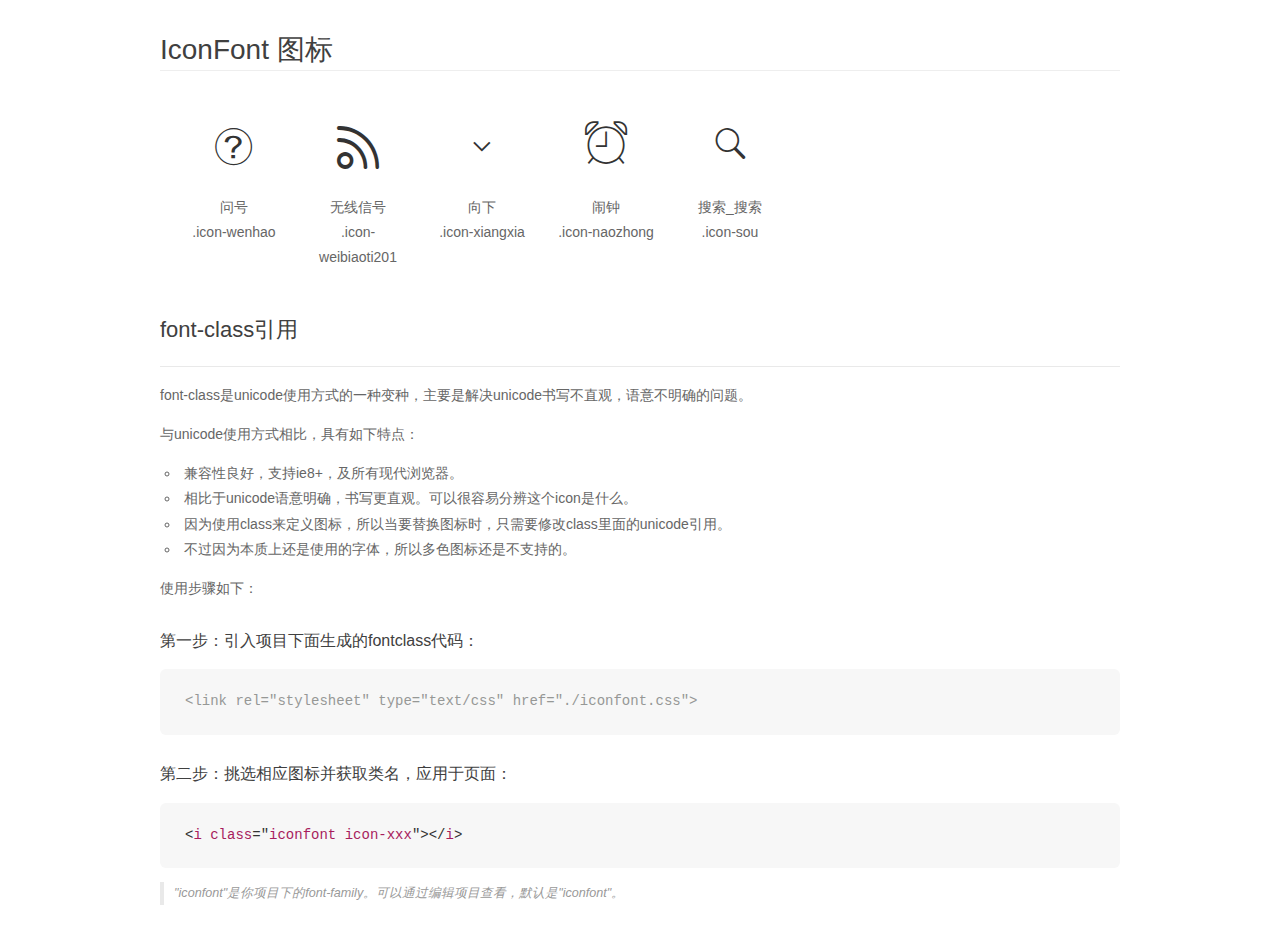
<file: css/font_3ydha5v2zqv3g14i/demo_fontclass.html>
<!DOCTYPE html>
<html>
<head>
    <meta charset="utf-8"/>
    <title>IconFont</title>
    <link rel="stylesheet" href="demo.css">
    <link rel="stylesheet" href="iconfont.css">
</head>
<body>
    <div class="main markdown">
        <h1>IconFont 图标</h1>
        <ul class="icon_lists clear">
            
                <li>
                <i class="icon iconfont icon-wenhao"></i>
                    <div class="name">问号</div>
                    <div class="fontclass">.icon-wenhao</div>
                </li>
            
                <li>
                <i class="icon iconfont icon-weibiaoti201"></i>
                    <div class="name">无线信号</div>
                    <div class="fontclass">.icon-weibiaoti201</div>
                </li>
            
                <li>
                <i class="icon iconfont icon-xiangxia"></i>
                    <div class="name">向下</div>
                    <div class="fontclass">.icon-xiangxia</div>
                </li>
            
                <li>
                <i class="icon iconfont icon-naozhong"></i>
                    <div class="name">闹钟</div>
                    <div class="fontclass">.icon-naozhong</div>
                </li>
            
                <li>
                <i class="icon iconfont icon-sou"></i>
                    <div class="name">搜索_搜索</div>
                    <div class="fontclass">.icon-sou</div>
                </li>
            
        </ul>

        <h2 id="font-class-">font-class引用</h2>
        <hr>

        <p>font-class是unicode使用方式的一种变种，主要是解决unicode书写不直观，语意不明确的问题。</p>
        <p>与unicode使用方式相比，具有如下特点：</p>
        <ul>
        <li>兼容性良好，支持ie8+，及所有现代浏览器。</li>
        <li>相比于unicode语意明确，书写更直观。可以很容易分辨这个icon是什么。</li>
        <li>因为使用class来定义图标，所以当要替换图标时，只需要修改class里面的unicode引用。</li>
        <li>不过因为本质上还是使用的字体，所以多色图标还是不支持的。</li>
        </ul>
        <p>使用步骤如下：</p>
        <h3 id="-fontclass-">第一步：引入项目下面生成的fontclass代码：</h3>


        <pre><code class="lang-js hljs javascript"><span class="hljs-comment">&lt;link rel="stylesheet" type="text/css" href="./iconfont.css"&gt;</span></code></pre>
        <h3 id="-">第二步：挑选相应图标并获取类名，应用于页面：</h3>
        <pre><code class="lang-css hljs">&lt;<span class="hljs-selector-tag">i</span> <span class="hljs-selector-tag">class</span>="<span class="hljs-selector-tag">iconfont</span> <span class="hljs-selector-tag">icon-xxx</span>"&gt;&lt;/<span class="hljs-selector-tag">i</span>&gt;</code></pre>
        <blockquote>
        <p>"iconfont"是你项目下的font-family。可以通过编辑项目查看，默认是"iconfont"。</p>
        </blockquote>
    </div>
</body>
</html>
</file>
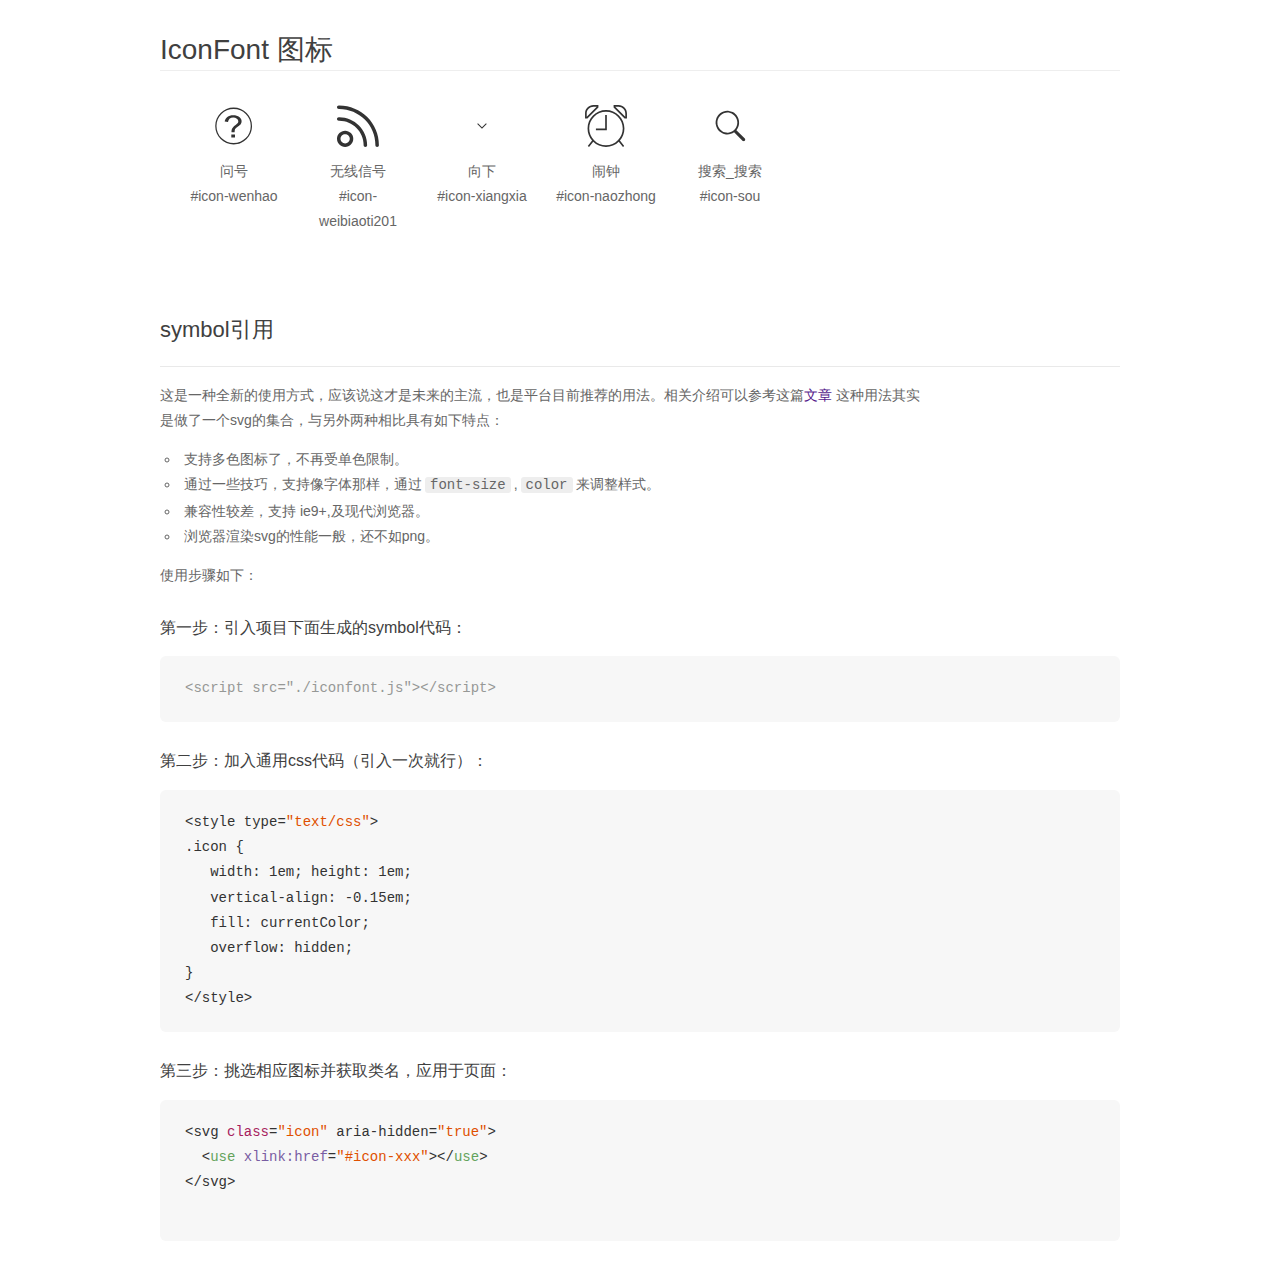
<file: css/font_3ydha5v2zqv3g14i/demo_symbol.html>
<!DOCTYPE html>
<html>
<head>
    <meta charset="utf-8"/>
    <title>IconFont</title>
    <link rel="stylesheet" href="demo.css">
    <script src="iconfont.js"></script>

    <style type="text/css">
        .icon {
          /* 通过设置 font-size 来改变图标大小 */
          width: 1em; height: 1em;
          /* 图标和文字相邻时，垂直对齐 */
          vertical-align: -0.15em;
          /* 通过设置 color 来改变 SVG 的颜色/fill */
          fill: currentColor;
          /* path 和 stroke 溢出 viewBox 部分在 IE 下会显示
             normalize.css 中也包含这行 */
          overflow: hidden;
        }

    </style>
</head>
<body>
    <div class="main markdown">
        <h1>IconFont 图标</h1>
        <ul class="icon_lists clear">
            
                <li>
                    <svg class="icon" aria-hidden="true">
                        <use xlink:href="#icon-wenhao"></use>
                    </svg>
                    <div class="name">问号</div>
                    <div class="fontclass">#icon-wenhao</div>
                </li>
            
                <li>
                    <svg class="icon" aria-hidden="true">
                        <use xlink:href="#icon-weibiaoti201"></use>
                    </svg>
                    <div class="name">无线信号</div>
                    <div class="fontclass">#icon-weibiaoti201</div>
                </li>
            
                <li>
                    <svg class="icon" aria-hidden="true">
                        <use xlink:href="#icon-xiangxia"></use>
                    </svg>
                    <div class="name">向下</div>
                    <div class="fontclass">#icon-xiangxia</div>
                </li>
            
                <li>
                    <svg class="icon" aria-hidden="true">
                        <use xlink:href="#icon-naozhong"></use>
                    </svg>
                    <div class="name">闹钟</div>
                    <div class="fontclass">#icon-naozhong</div>
                </li>
            
                <li>
                    <svg class="icon" aria-hidden="true">
                        <use xlink:href="#icon-sou"></use>
                    </svg>
                    <div class="name">搜索_搜索</div>
                    <div class="fontclass">#icon-sou</div>
                </li>
            
        </ul>


        <h2 id="symbol-">symbol引用</h2>
        <hr>

        <p>这是一种全新的使用方式，应该说这才是未来的主流，也是平台目前推荐的用法。相关介绍可以参考这篇<a href="">文章</a>
        这种用法其实是做了一个svg的集合，与另外两种相比具有如下特点：</p>
        <ul>
          <li>支持多色图标了，不再受单色限制。</li>
          <li>通过一些技巧，支持像字体那样，通过<code>font-size</code>,<code>color</code>来调整样式。</li>
          <li>兼容性较差，支持 ie9+,及现代浏览器。</li>
          <li>浏览器渲染svg的性能一般，还不如png。</li>
        </ul>
        <p>使用步骤如下：</p>
        <h3 id="-symbol-">第一步：引入项目下面生成的symbol代码：</h3>
        <pre><code class="lang-js hljs javascript"><span class="hljs-comment">&lt;script src="./iconfont.js"&gt;&lt;/script&gt;</span></code></pre>
        <h3 id="-css-">第二步：加入通用css代码（引入一次就行）：</h3>
        <pre><code class="lang-js hljs javascript">&lt;style type=<span class="hljs-string">"text/css"</span>&gt;
.icon {
   width: <span class="hljs-number">1</span>em; height: <span class="hljs-number">1</span>em;
   vertical-align: <span class="hljs-number">-0.15</span>em;
   fill: currentColor;
   overflow: hidden;
}
&lt;<span class="hljs-regexp">/style&gt;</span></code></pre>
        <h3 id="-">第三步：挑选相应图标并获取类名，应用于页面：</h3>
        <pre><code class="lang-js hljs javascript">&lt;svg <span class="hljs-class"><span class="hljs-keyword">class</span></span>=<span class="hljs-string">"icon"</span> aria-hidden=<span class="hljs-string">"true"</span>&gt;<span class="xml"><span class="hljs-tag">
  &lt;<span class="hljs-name">use</span> <span class="hljs-attr">xlink:href</span>=<span class="hljs-string">"#icon-xxx"</span>&gt;</span><span class="hljs-tag">&lt;/<span class="hljs-name">use</span>&gt;</span>
</span>&lt;<span class="hljs-regexp">/svg&gt;
        </span></code></pre>
    </div>
</body>
</html>
</file>
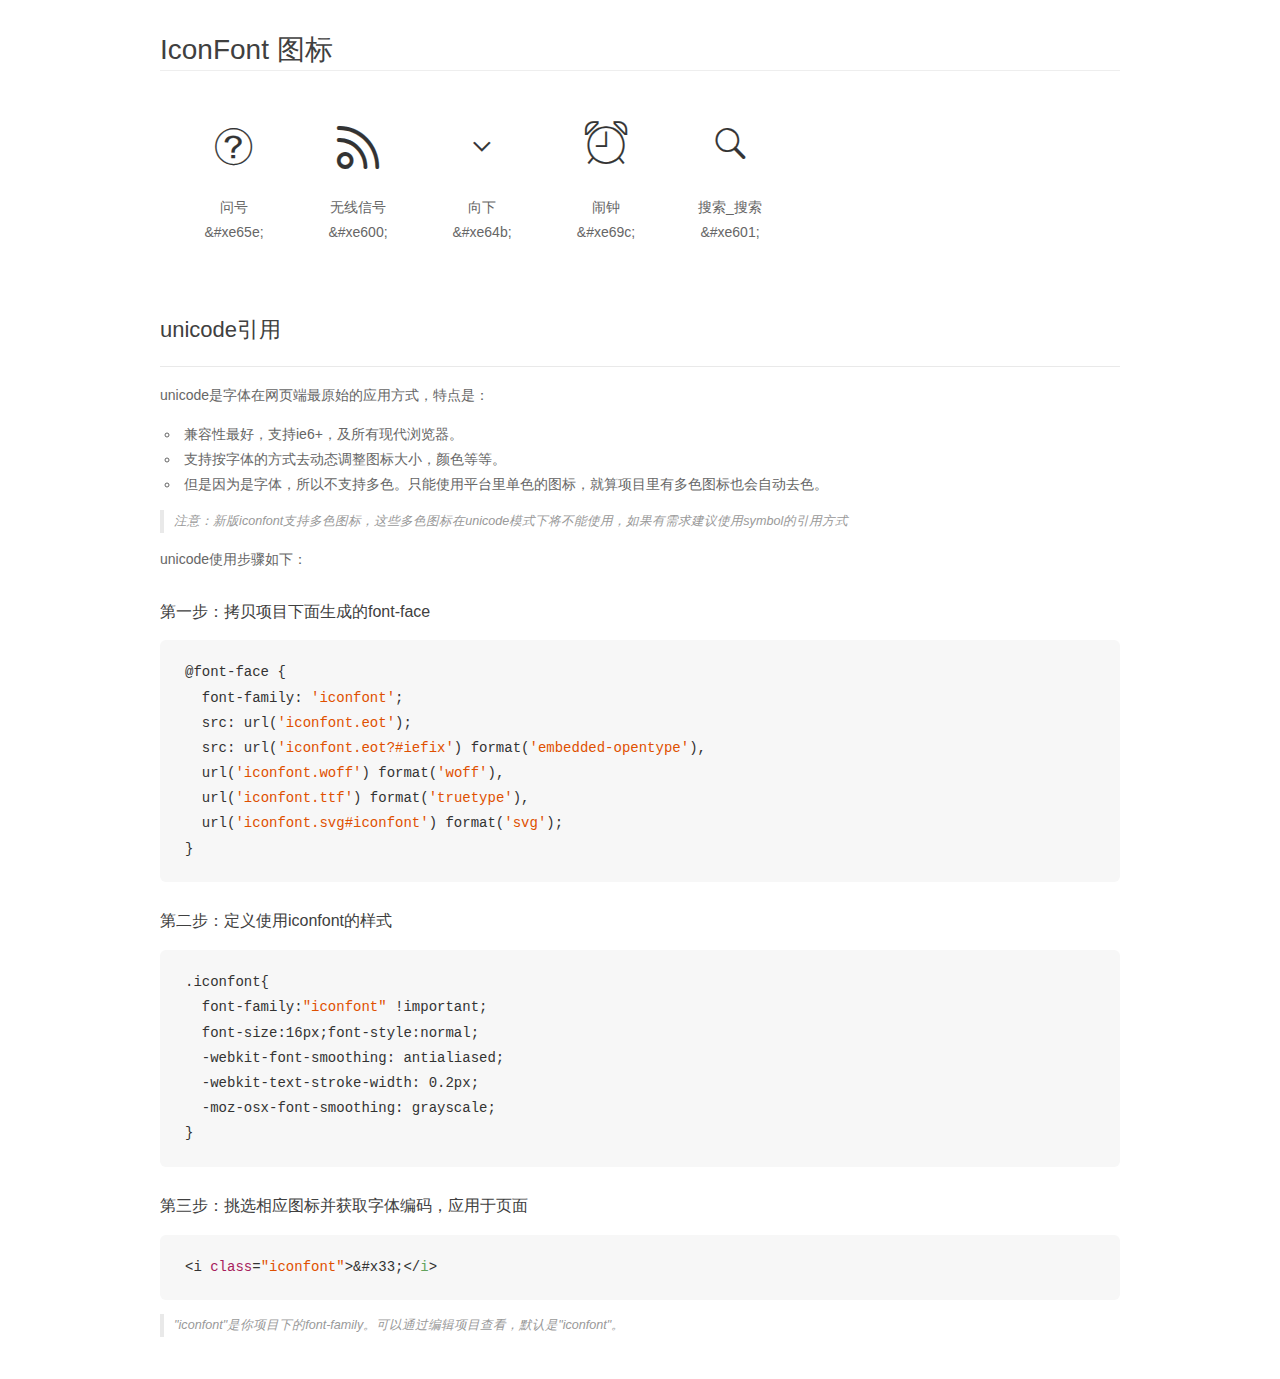
<file: css/font_3ydha5v2zqv3g14i/demo_unicode.html>
<!DOCTYPE html>
<html>
<head>
    <meta charset="utf-8"/>
    <title>IconFont</title>
    <link rel="stylesheet" href="demo.css">

    <style type="text/css">

        @font-face {font-family: "iconfont";
          src: url('iconfont.eot'); /* IE9*/
          src: url('iconfont.eot#iefix') format('embedded-opentype'), /* IE6-IE8 */
          url('iconfont.woff') format('woff'), /* chrome, firefox */
          url('iconfont.ttf') format('truetype'), /* chrome, firefox, opera, Safari, Android, iOS 4.2+*/
          url('iconfont.svg#iconfont') format('svg'); /* iOS 4.1- */
        }

        .iconfont {
          font-family:"iconfont" !important;
          font-size:16px;
          font-style:normal;
          -webkit-font-smoothing: antialiased;
          -webkit-text-stroke-width: 0.2px;
          -moz-osx-font-smoothing: grayscale;
        }

    </style>
</head>
<body>
    <div class="main markdown">
        <h1>IconFont 图标</h1>
        <ul class="icon_lists clear">
            
                <li>
                <i class="icon iconfont">&#xe65e;</i>
                    <div class="name">问号</div>
                    <div class="code">&amp;#xe65e;</div>
                </li>
            
                <li>
                <i class="icon iconfont">&#xe600;</i>
                    <div class="name">无线信号</div>
                    <div class="code">&amp;#xe600;</div>
                </li>
            
                <li>
                <i class="icon iconfont">&#xe64b;</i>
                    <div class="name">向下</div>
                    <div class="code">&amp;#xe64b;</div>
                </li>
            
                <li>
                <i class="icon iconfont">&#xe69c;</i>
                    <div class="name">闹钟</div>
                    <div class="code">&amp;#xe69c;</div>
                </li>
            
                <li>
                <i class="icon iconfont">&#xe601;</i>
                    <div class="name">搜索_搜索</div>
                    <div class="code">&amp;#xe601;</div>
                </li>
            
        </ul>
        <h2 id="unicode-">unicode引用</h2>
        <hr>

        <p>unicode是字体在网页端最原始的应用方式，特点是：</p>
        <ul>
        <li>兼容性最好，支持ie6+，及所有现代浏览器。</li>
        <li>支持按字体的方式去动态调整图标大小，颜色等等。</li>
        <li>但是因为是字体，所以不支持多色。只能使用平台里单色的图标，就算项目里有多色图标也会自动去色。</li>
        </ul>
        <blockquote>
        <p>注意：新版iconfont支持多色图标，这些多色图标在unicode模式下将不能使用，如果有需求建议使用symbol的引用方式</p>
        </blockquote>
        <p>unicode使用步骤如下：</p>
        <h3 id="-font-face">第一步：拷贝项目下面生成的font-face</h3>
        <pre><code class="lang-js hljs javascript">@font-face {
  font-family: <span class="hljs-string">'iconfont'</span>;
  src: url(<span class="hljs-string">'iconfont.eot'</span>);
  src: url(<span class="hljs-string">'iconfont.eot?#iefix'</span>) format(<span class="hljs-string">'embedded-opentype'</span>),
  url(<span class="hljs-string">'iconfont.woff'</span>) format(<span class="hljs-string">'woff'</span>),
  url(<span class="hljs-string">'iconfont.ttf'</span>) format(<span class="hljs-string">'truetype'</span>),
  url(<span class="hljs-string">'iconfont.svg#iconfont'</span>) format(<span class="hljs-string">'svg'</span>);
}
</code></pre>
        <h3 id="-iconfont-">第二步：定义使用iconfont的样式</h3>
        <pre><code class="lang-js hljs javascript">.iconfont{
  font-family:<span class="hljs-string">"iconfont"</span> !important;
  font-size:<span class="hljs-number">16</span>px;font-style:normal;
  -webkit-font-smoothing: antialiased;
  -webkit-text-stroke-width: <span class="hljs-number">0.2</span>px;
  -moz-osx-font-smoothing: grayscale;
}
</code></pre>
        <h3 id="-">第三步：挑选相应图标并获取字体编码，应用于页面</h3>
        <pre><code class="lang-js hljs javascript">&lt;i <span class="hljs-class"><span class="hljs-keyword">class</span></span>=<span class="hljs-string">"iconfont"</span>&gt;&amp;#x33;<span class="xml"><span class="hljs-tag">&lt;/<span class="hljs-name">i</span>&gt;</span></span></code></pre>

        <blockquote>
        <p>"iconfont"是你项目下的font-family。可以通过编辑项目查看，默认是"iconfont"。</p>
        </blockquote>
    </div>


</body>
</html>
</file>
<file: css/font_3ydha5v2zqv3g14i/iconfont.css>
@font-face {font-family: "iconfont";
  src: url('iconfont.eot?t=1487781896990'); /* IE9*/
  src: url('iconfont.eot?t=1487781896990#iefix') format('embedded-opentype'), /* IE6-IE8 */
  url('iconfont.woff?t=1487781896990') format('woff'), /* chrome, firefox */
  url('iconfont.ttf?t=1487781896990') format('truetype'), /* chrome, firefox, opera, Safari, Android, iOS 4.2+*/
  url('iconfont.svg?t=1487781896990#iconfont') format('svg'); /* iOS 4.1- */
}

.iconfont {
  font-family:"iconfont" !important;
  font-size:16px;
  font-style:normal;
  -webkit-font-smoothing: antialiased;
  -moz-osx-font-smoothing: grayscale;
}

.icon-wenhao:before { content: "\e65e"; }

.icon-weibiaoti201:before { content: "\e600"; }

.icon-xiangxia:before { content: "\e64b"; }

.icon-naozhong:before { content: "\e69c"; }

.icon-sou:before { content: "\e601"; }
</file>
<file: css/font_3ydha5v2zqv3g14i/demo.css>
*{margin: 0;padding: 0;list-style: none;}
/*
KISSY CSS Reset
理念：1. reset 的目的不是清除浏览器的默认样式，这仅是部分工作。清除和重置是紧密不可分的。
2. reset 的目的不是让默认样式在所有浏览器下一致，而是减少默认样式有可能带来的问题。
3. reset 期望提供一套普适通用的基础样式。但没有银弹，推荐根据具体需求，裁剪和修改后再使用。
特色：1. 适应中文；2. 基于最新主流浏览器。
维护：玉伯<lifesinger@gmail.com>, 正淳<ragecarrier@gmail.com>
 */

/** 清除内外边距 **/
body, h1, h2, h3, h4, h5, h6, hr, p, blockquote, /* structural elements 结构元素 */
dl, dt, dd, ul, ol, li, /* list elements 列表元素 */
pre, /* text formatting elements 文本格式元素 */
form, fieldset, legend, button, input, textarea, /* form elements 表单元素 */
th, td /* table elements 表格元素 */ {
  margin: 0;
  padding: 0;
}

/** 设置默认字体 **/
body,
button, input, select, textarea /* for ie */ {
  font: 12px/1.5 tahoma, arial, \5b8b\4f53, sans-serif;
}
h1, h2, h3, h4, h5, h6 { font-size: 100%; }
address, cite, dfn, em, var { font-style: normal; } /* 将斜体扶正 */
code, kbd, pre, samp { font-family: courier new, courier, monospace; } /* 统一等宽字体 */
small { font-size: 12px; } /* 小于 12px 的中文很难阅读，让 small 正常化 */

/** 重置列表元素 **/
ul, ol { list-style: none; }

/** 重置文本格式元素 **/
a { text-decoration: none; }
a:hover { text-decoration: underline; }


/** 重置表单元素 **/
legend { color: #000; } /* for ie6 */
fieldset, img { border: 0; } /* img 搭车：让链接里的 img 无边框 */
button, input, select, textarea { font-size: 100%; } /* 使得表单元素在 ie 下能继承字体大小 */
/* 注：optgroup 无法扶正 */

/** 重置表格元素 **/
table { border-collapse: collapse; border-spacing: 0; }

/* 清除浮动 */
.ks-clear:after, .clear:after {
  content: '\20';
  display: block;
  height: 0;
  clear: both;
}
.ks-clear, .clear {
  *zoom: 1;
}

.main {
  padding: 30px 100px;
width: 960px;
margin: 0 auto;
}
.main h1{font-size:36px; color:#333; text-align:left;margin-bottom:30px; border-bottom: 1px solid #eee;}

.helps{margin-top:40px;}
.helps pre{
  padding:20px;
  margin:10px 0;
  border:solid 1px #e7e1cd;
  background-color: #fffdef;
  overflow: auto;
}

.icon_lists{
  width: 100% !important;

}

.icon_lists li{
  float:left;
  width: 100px;
  height:180px;
  text-align: center;
  list-style: none !important;
}
.icon_lists .icon{
  font-size: 42px;
  line-height: 100px;
  margin: 10px 0;
  color:#333;
  -webkit-transition: font-size 0.25s ease-out 0s;
  -moz-transition: font-size 0.25s ease-out 0s;
  transition: font-size 0.25s ease-out 0s;

}
.icon_lists .icon:hover{
  font-size: 100px;
}



.markdown {
  color: #666;
  font-size: 14px;
  line-height: 1.8;
}

.highlight {
  line-height: 1.5;
}

.markdown img {
  vertical-align: middle;
  max-width: 100%;
}

.markdown h1 {
  color: #404040;
  font-weight: 500;
  line-height: 40px;
  margin-bottom: 24px;
}

.markdown h2,
.markdown h3,
.markdown h4,
.markdown h5,
.markdown h6 {
  color: #404040;
  margin: 1.6em 0 0.6em 0;
  font-weight: 500;
  clear: both;
}

.markdown h1 {
  font-size: 28px;
}

.markdown h2 {
  font-size: 22px;
}

.markdown h3 {
  font-size: 16px;
}

.markdown h4 {
  font-size: 14px;
}

.markdown h5 {
  font-size: 12px;
}

.markdown h6 {
  font-size: 12px;
}

.markdown hr {
  height: 1px;
  border: 0;
  background: #e9e9e9;
  margin: 16px 0;
  clear: both;
}

.markdown p,
.markdown pre {
  margin: 1em 0;
}

.markdown > p,
.markdown > blockquote,
.markdown > .highlight,
.markdown > ol,
.markdown > ul {
  width: 80%;
}

.markdown ul > li {
  list-style: circle;
}

.markdown > ul li,
.markdown blockquote ul > li {
  margin-left: 20px;
  padding-left: 4px;
}

.markdown > ul li p,
.markdown > ol li p {
  margin: 0.6em 0;
}

.markdown ol > li {
  list-style: decimal;
}

.markdown > ol li,
.markdown blockquote ol > li {
  margin-left: 20px;
  padding-left: 4px;
}

.markdown code {
  margin: 0 3px;
  padding: 0 5px;
  background: #eee;
  border-radius: 3px;
}

.markdown pre {
  border-radius: 6px;
  background: #f7f7f7;
  padding: 20px;
}

.markdown pre code {
  border: none;
  background: #f7f7f7;
  margin: 0;
}

.markdown strong,
.markdown b {
  font-weight: 600;
}

.markdown > table {
  border-collapse: collapse;
  border-spacing: 0px;
  empty-cells: show;
  border: 1px solid #e9e9e9;
  width: 95%;
  margin-bottom: 24px;
}

.markdown > table th {
  white-space: nowrap;
  color: #333;
  font-weight: 600;

}

.markdown > table th,
.markdown > table td {
  border: 1px solid #e9e9e9;
  padding: 8px 16px;
  text-align: left;
}

.markdown > table th {
  background: #F7F7F7;
}

.markdown blockquote {
  font-size: 90%;
  color: #999;
  border-left: 4px solid #e9e9e9;
  padding-left: 0.8em;
  margin: 1em 0;
  font-style: italic;
}

.markdown blockquote p {
  margin: 0;
}

.markdown .anchor {
  opacity: 0;
  transition: opacity 0.3s ease;
  margin-left: 8px;
}

.markdown .waiting {
  color: #ccc;
}

.markdown h1:hover .anchor,
.markdown h2:hover .anchor,
.markdown h3:hover .anchor,
.markdown h4:hover .anchor,
.markdown h5:hover .anchor,
.markdown h6:hover .anchor {
  opacity: 1;
  display: inline-block;
}

.markdown > br,
.markdown > p > br {
  clear: both;
}


.hljs {
  display: block;
  background: white;
  padding: 0.5em;
  color: #333333;
  overflow-x: auto;
}

.hljs-comment,
.hljs-meta {
  color: #969896;
}

.hljs-string,
.hljs-variable,
.hljs-template-variable,
.hljs-strong,
.hljs-emphasis,
.hljs-quote {
  color: #df5000;
}

.hljs-keyword,
.hljs-selector-tag,
.hljs-type {
  color: #a71d5d;
}

.hljs-literal,
.hljs-symbol,
.hljs-bullet,
.hljs-attribute {
  color: #0086b3;
}

.hljs-section,
.hljs-name {
  color: #63a35c;
}

.hljs-tag {
  color: #333333;
}

.hljs-title,
.hljs-attr,
.hljs-selector-id,
.hljs-selector-class,
.hljs-selector-attr,
.hljs-selector-pseudo {
  color: #795da3;
}

.hljs-addition {
  color: #55a532;
  background-color: #eaffea;
}

.hljs-deletion {
  color: #bd2c00;
  background-color: #ffecec;
}

.hljs-link {
  text-decoration: underline;
}

pre{
  background: #fff;
}
</file>
